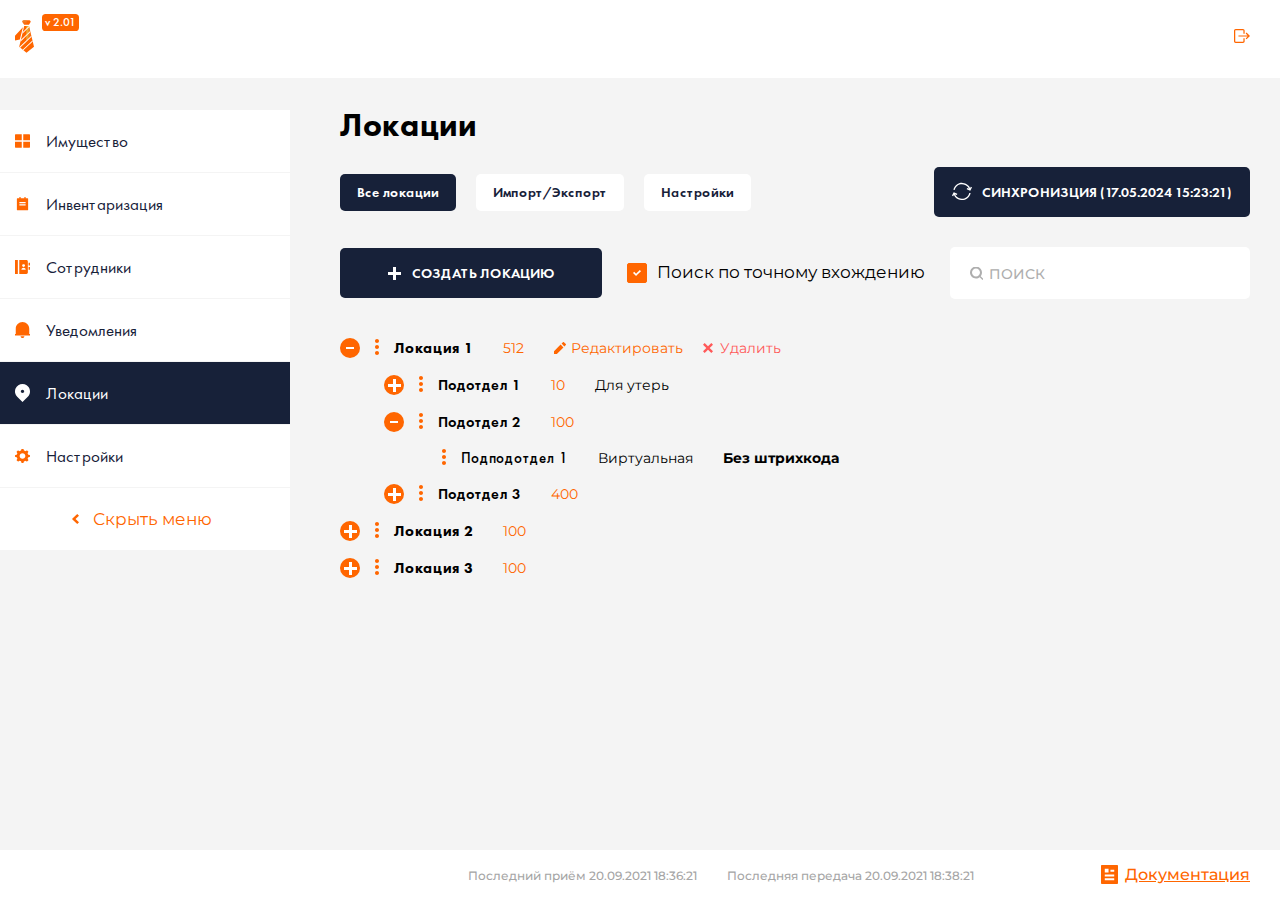
<file: index.html>
<!DOCTYPE html>
<html lang="ru">
  <head>
    <meta charset="UTF-8" />
    <meta
      name="viewport"
      content="width=device-width, user-scalable=no, initial-scale=1.0, maximum-scale=1.0, minimum-scale=1.0"
    />
    <meta http-equiv="X-UA-Compatible" content="ie=edge" />
    <link rel="stylesheet" href="style/index.css" />
    <link rel="icon" type="image/svg+xml" href="assets/image/logo.svg">
    <script src="scripts/main.js" defer></script>
    <title>Управление 1.0</title>
  </head>
  <body>
    <header class="header">
      <div class="container">
        <a href="./index.html" class="logo header__logo">
          <img
            src="assets/image/logo.svg"
            alt="Логотип"
            width="19"
            height="33"
            class="logo__image"
            aria-label="Логотип ссылка на главную"
          />
          <span class="logo__text"> v 2.01 </span>
        </a>
        <button
          class="btn header__btn logout-btn"
          aria-label="Выход"
          title="Выйти"
        >
          Выход
        </button>
      </div>
    </header>
    <main class="main">
      <div class="side-block">
        <nav class="nav nav-active">
          <ul class="nav-list">
            <li class="nav-list__item">
              <a href="/" class="nav-list__link item-link">
                <svg class="icon" width="16" height="14">
                  <use xlink:href="#icon-01"></use>
                </svg>
                <span class="item-link__text"> Имущество </span>
              </a>
            </li>
            <li class="nav-list__item item-link">
              <a href="/" class="nav-list__link item-link">
                <svg class="icon" width="15" height="13.5">
                  <use xlink:href="#icon-02"></use>
                </svg>
                <span class="item-link__text"> Инвентаризация </span>
              </a>
            </li>
            <li class="nav-list__item">
              <a href="/" class="nav-list__link item-link">
                <svg class="icon" width="15" height="14">
                  <use xlink:href="#icon-03"></use>
                </svg>
                <span class="item-link__text"> Сотрудники </span>
              </a>
            </li>
            <li class="nav-list__item">
              <a href="/" class="nav-list__link item-link">
                <svg class="icon" width="15" height="16">
                  <use xlink:href="#icon-04"></use>
                </svg>
                <span class="item-link__text"> Уведомления </span>
              </a>
            </li>
            <li class="nav-list__item nav-list__item_active">
              <a href="./index.html" class="nav-list__link item-link">
                <svg class="icon" width="15" height="18">
                  <use xlink:href="#icon-05"></use>
                </svg>
                <span class="item-link__text"> Локации </span>
              </a>
            </li>
            <li class="nav-list__item">
              <a href="./settings.html" class="nav-list__link item-link">
                <svg class="icon" width="15" height="14">
                  <use xlink:href="#icon-06"></use>
                </svg>
                <span class="item-link__text"> Настройки </span>
              </a>
            </li>
          </ul>
        </nav>
        <button class="btn side-block__btn menu-btn">Скрыть меню</button>
      </div>
      <section class="section content">
        <h2 class="section__title">Локации</h2>
        <div class="content__header">
          <div class="content__row">
            <ul class="content-btns-group">
              <li class="content-btns-group__item">
                <button class="btn btn-colored btn-colored_simple active-btn">
                  Все локации
                </button>
              </li>
              <li class="content-btns-group__item">
                <button class="btn btn-colored btn-colored_simple ">
                  Импорт/Экспорт
                </button>
              </li>
              <li class="content-btns-group__item">
                <button class="btn btn-colored btn-colored_simple">
                  Настройки
                </button>
              </li>
            </ul>
            <button class="btn btn-colored synk-btn">
              <span class="synk-btn__text"> Синхронизция </span>
              <span class="synk-btn__text"> (17.05.2024 15:23:21) </span>
            </button>
          </div>
          <div class="content__row">
            <button class="btn btn-colored content__add-btn">
              Создать локацию
            </button>
            <form action="#" class="action-form" id="action-form">
              <input
                type="checkbox"
                class="checkbox-custom"
                checked
                name="exact"
                id="exact"
              />
              <label class="action-form__label" for="exact"
                >Поиск по точному вхождению</label
              >
              <div class="action-form__inner">
                <input
                  type="search"
                  placeholder="Поиск"
                  class="action-form__search-input"
                />
                <button class="btn action-form__search-btn" type="submit">
                  Выполнить поиск
                </button>
              </div>
            </form>
          </div>
        </div>
        <ul class="locations-list">
          <li class="locations-list__parent location active-location">
            <button class="btn location__action-btn " aria-label="Развернуть или свернуть вложенные элементы"></button>
            <p class="location__title location__title_bold">
              Локация 1
            </p>
            <p class="location__info location__info_colored">
              512
            </p>
            <div class="location__controls location__controls_active">
              <button class="btn location__edit-btn">Редактировать</button>
              <button class="btn location__del-btn">Удалить</button>
            </div>
            <ul class="child-location-list">
              <li class="child-location-list__child location">
                <button class="btn location__action-btn " aria-label="Развернуть или свернуть вложенные элементы"></button>
                <p class="location__title location__title_medium">
                  Подотдел 1
                </p>
                <p class="location__info location__info_colored">
                  10
                </p>
                <p class="location__info">
                  Для утерь
                </p>
              </li>
              <li class="child-location-list__child location active-location">
                <button class="btn location__action-btn " aria-label="Развернуть или свернуть вложенные элементы"></button>
                <p class="location__title location__title_medium">
                  Подотдел 2
                </p>
                <p class="location__info location__info_colored">
                  100
                </p>
                <ul class="subChild-location-list">
                  <li class="subChild-location-list__child">
                    <p class="location__title location__title_half-bold">
                      Подподотдел 1
                    </p>
                    <p class="location__info">
                      Виртуальная
                    </p>
                    <p class="location__info location__info_bold">
                      Без штрихкода
                    </p>
                  </li>
                </ul>
              <li class="child-location-list__child location">
              <button class="btn location__action-btn " aria-label="Развернуть или свернуть вложенные элементы"></button>
              <p class="location__title location__title_medium">
                Подотдел 3
              </p>
              <p class="location__info location__info_colored">
                400
              </p>
            </li>
              </li>
            </ul>
          </li>
          <li class="locations-list__parent location">
            <button class="btn location__action-btn " aria-label="Развернуть или свернуть вложенные элементы"></button>
            <p class="location__title location__title_bold">
              Локация 2
            </p>
            <p class="location__info location__info_colored">
              100
            </p>
          </li>
          <li class="locations-list__parent location">
            <button class="btn location__action-btn " aria-label="Развернуть или свернуть вложенные элементы"></button>
            <p class="location__title location__title_bold">
              Локация 3
            </p>
            <p class="location__info location__info_colored">
              100
            </p>
          </li>

        </ul>
      </section>
    </main>
    <footer class="footer footer-bottom">
      <div class="container">
        <div class="footer__info">
          <p class="footer__text">
            Последний приём 20.09.2021 18:36:21
          </p>
          <p class="footer__text">
            Последняя передача  20.09.2021 18:38:21
          </p>
        </div>
        <a href="/" class="footer__link docs-link">
          Документация
        </a>
      </div>
    </footer>
    <div class="overlay">
      <div class="create-modal modal">
        <p class="modal__title">
          Создать локацию
        </p>
        <form class="create-form" action="" id="create-form">
          <input type="text" class="create-form__input" placeholder="Название">
          <input type="text" class="create-form__input" placeholder="Штрихкод">
          <input type="text" class="create-form__input" placeholder="RFID">
          <input type="text" class="create-form__input" placeholder="Вложенность">
          <div class="form-controls">

            <label class="create-form__label" for="virtual">
              Виртуальная локация
              <input class="create-form__checkbox" type="checkbox" id="virtual" name="on" value="off">
            </label>
            <label class="create-form__label" for="loose">
              Виртуальная локация
              <input class="create-form__checkbox" type="checkbox" id="loose" name="looseon" value="off">
            </label>
          </div>
          <div class="create-form__btns">
            <button class="btn btn-colored save-btn" type="submit">Создать</button>
            <button class="btn btn-outlined close-btn" type="reset">отменить</button>
          </div>
        </form>
      </div>
      <div class="change-modal modal">
        <p class="modal__title">
          Изменить локацию %название%
        </p>
        <form class="change-form" action="" id="change-form">
          <label class="change-form__label" for="title">Название
            <input type="text" class="change-form__input" placeholder="Название" id="title">

          </label>
          <label class="change-form__label" for="barcode">Штрихкод
            <input type="text" class="change-form__input" placeholder="Штрихкод" id="barcode">

          </label>
          <label class="change-form__label" for="rfid">RFID
            <input type="text" class="change-form__input" placeholder="RFID" id="rfid">


          </label>
          <label class="change-form__label" for="include">Вложенность
            <input type="text" class="inn change-form__input " placeholder="Вложенность" id="include">


          </label>
          <div class="form-controls">

            <label class="create-form__label" for="virtual1">
              Виртуальная локация
              <input class="create-form__checkbox" type="checkbox" name="virtual" value="off" id="virtual1">
            </label>
            <label class="create-form__label" for="loose1">
              Виртуальная локация
              <input class="create-form__checkbox" type="checkbox" name="loose" value="off" id="loose1">
            </label>
          </div>
          <div class="create-form__btns">
            <button class="btn btn-outlined del-btn" type="submit">Удалить</button>
            <button class="btn btn-outlined cancel-btn" type="reset">отменить</button>
            <button class="btn btn-colored save-btn save-btn_long" type="reset">Сохранить</button>
          </div>
        </form>
      </div>

    </div>
    <svg class="hidden">
      <symbol id="logout-icon" viewBox="0 0 16 14">
        <path
          d="M9.4 12.36C9.4 12.58 9.21 12.77 8.98 12.77L1.67 12.77C1.44 12.77 1.25 12.58 1.25 12.36L1.25 1.63C1.25 1.41 1.44 1.22 1.67 1.22L8.98 1.22C9.21 1.22 9.4 1.41 9.4 1.63L9.4 4.8L10.65 4.8L10.65 1.63C10.65 0.73 9.9 0 8.98 0L1.67 0C0.75 0 0 0.73 0 1.63L0 12.36C0 13.26 0.75 14 1.67 14L8.98 14C9.9 14 10.65 13.26 10.65 12.36L10.65 9.19L9.4 9.19L9.4 12.36ZM12.55 3.62L11.66 4.48L13.6 6.38L4.45 6.38L4.45 7.61L13.6 7.61L11.66 9.51L12.55 10.37L16 7L12.55 3.62Z"
          fill="currentColor"
          fill-opacity="1.000000"
          fill-rule="evenodd"
        />
      </symbol>
      <symbol id="icon-01" viewBox="0 0 15 13.5">
        <path
          id="Vector"
          d="M15 7.49L15 12.75C15 12.94 14.92 13.13 14.78 13.28C14.63 13.42 14.44 13.5 14.25 13.5L8.25 13.5L8.25 7.49L15 7.49ZM6.75 7.49L6.75 13.5L0.75 13.5C0.55 13.5 0.36 13.42 0.21 13.28C0.07 13.13 0 12.94 0 12.75L0 7.49L6.75 7.49ZM6.75 0L6.75 5.99L0 5.99L0 0.75C0 0.55 0.07 0.36 0.21 0.21C0.36 0.07 0.55 0 0.75 0L6.75 0ZM14.25 0C14.44 0 14.63 0.07 14.78 0.21C14.92 0.36 15 0.55 15 0.75L15 5.99L8.25 5.99L8.25 0L14.25 0Z"
          fill="currentColor"
          fill-opacity="1.000000"
          fill-rule="nonzero"
        />
      </symbol>
      <symbol id="icon-02" viewBox="0 0 15 18">
        <path
          id="Vector"
          d="M11.66 1.63L14.16 1.63C14.38 1.63 14.59 1.72 14.75 1.87C14.91 2.02 15 2.23 15 2.45L15 17.18C15 17.39 14.91 17.6 14.75 17.76C14.59 17.91 14.38 18 14.16 18L0.83 18C0.61 18 0.4 17.91 0.24 17.76C0.08 17.6 0 17.39 0 17.18L0 2.45C0 2.23 0.08 2.02 0.24 1.87C0.4 1.72 0.61 1.63 0.83 1.63L3.33 1.63L3.33 0L5 0L5 1.63L10 1.63L10 0L11.66 0L11.66 1.63ZM3.33 6.54L3.33 8.18L11.66 8.18L11.66 6.54L3.33 6.54ZM3.33 9.81L3.33 11.45L11.66 11.45L11.66 9.81L3.33 9.81Z"
          fill="currentColor"
          fill-opacity="1.000000"
          fill-rule="evenodd"
        />
      </symbol>
      <symbol id="icon-03" viewBox="0 0 15 14">
        <path
          id="Vector"
          d="M2.85 0L2.85 14L0 14L0 0L2.85 0ZM4.28 0L11.43 0C12.21 0 12.85 0.62 12.85 1.39L12.85 12.6C12.85 13.37 12.21 14 11.43 14L4.28 14L4.28 0ZM13.57 2.79L15 2.79L15 5.59L13.57 5.59L13.57 2.79ZM13.57 7L15 7L15 9.79L13.57 9.79L13.57 7ZM8.57 7C8.95 7 9.31 6.85 9.58 6.58C9.84 6.32 10 5.97 10 5.59C10 5.22 9.84 4.87 9.58 4.61C9.31 4.34 8.95 4.2 8.57 4.2C8.19 4.2 7.82 4.34 7.56 4.61C7.29 4.87 7.14 5.22 7.14 5.59C7.14 5.97 7.29 6.32 7.56 6.58C7.82 6.85 8.19 7 8.57 7ZM6.42 9.79L10.71 9.79C10.71 9.24 10.48 8.7 10.08 8.31C9.68 7.92 9.13 7.7 8.57 7.7C8 7.7 7.45 7.92 7.05 8.31C6.65 8.7 6.42 9.24 6.42 9.79Z"
          fill="currentColor"
          fill-opacity="1.000000"
          fill-rule="nonzero"
        />
      </symbol>
      <symbol id="icon-04" viewBox="0 0 15 16">
        <path
          id="Vector"
          d="M15 13.39L0 13.39L0 11.9L0.75 11.9L0.75 6.72C0.75 3 3.77 0 7.5 0C11.22 0 14.25 3 14.25 6.72L14.25 11.9L15 11.9L15 13.39ZM5.62 14.13L9.37 14.13C9.37 14.63 9.17 15.1 8.82 15.45C8.47 15.8 7.99 16 7.5 16C7 16 6.52 15.8 6.17 15.45C5.82 15.1 5.62 14.63 5.62 14.13Z"
          fill="currentColor"
          fill-opacity="1.000000"
          fill-rule="nonzero"
        />
      </symbol>
      <symbol id="icon-05" viewBox="0 0 15 18">
        <path
          id="Vector"
          d="M12.8 12.72L7.5 18L2.19 12.72C1.14 11.68 0.43 10.35 0.14 8.91C-0.15 7.46 0 5.96 0.57 4.6C1.13 3.24 2.09 2.07 3.33 1.25C4.56 0.43 6.01 0 7.5 0C8.98 0 10.43 0.43 11.66 1.25C12.9 2.07 13.86 3.24 14.42 4.6C14.99 5.96 15.14 7.46 14.85 8.91C14.56 10.35 13.85 11.68 12.8 12.72ZM7.5 9.11C7.94 9.11 8.36 8.93 8.67 8.62C8.99 8.31 9.16 7.89 9.16 7.45C9.16 7.01 8.99 6.59 8.67 6.28C8.36 5.97 7.94 5.79 7.5 5.79C7.05 5.79 6.63 5.97 6.32 6.28C6 6.59 5.83 7.01 5.83 7.45C5.83 7.89 6 8.31 6.32 8.62C6.63 8.93 7.05 9.11 7.5 9.11Z"
          fill="currentColor"
          fill-opacity="1.000000"
          fill-rule="evenodd"
        />
      </symbol>
      <symbol id="icon-06" viewBox="0 0 15 14">
        <path
          id="Vector"
          d="M6.31 0.43C6.37 0.18 6.6 0 6.88 0L8.09 0C8.37 0 8.61 0.18 8.66 0.43L8.91 1.62C9.49 1.75 10.04 1.96 10.55 2.25L11.63 1.57C11.86 1.43 12.17 1.45 12.36 1.64L13.22 2.44C13.41 2.62 13.44 2.91 13.29 3.12L12.57 4.13C12.88 4.6 13.1 5.11 13.25 5.65L14.53 5.89C14.8 5.94 15 6.16 15 6.42L15 7.55C15 7.81 14.8 8.03 14.53 8.08L13.25 8.32C13.11 8.85 12.88 9.36 12.58 9.84L13.31 10.85C13.46 11.07 13.43 11.35 13.23 11.53L12.37 12.33C12.18 12.52 11.87 12.55 11.64 12.4L10.56 11.73C10.05 12.02 9.51 12.23 8.93 12.36L8.68 13.56C8.62 13.81 8.39 14 8.11 14L6.9 14C6.62 14 6.38 13.81 6.33 13.56L6.08 12.37C5.5 12.24 4.95 12.02 4.44 11.74L3.36 12.41C3.13 12.56 2.82 12.53 2.63 12.35L1.77 11.55C1.58 11.37 1.55 11.08 1.7 10.87L2.42 9.86C2.12 9.38 1.89 8.87 1.74 8.33L0.46 8.1C0.19 8.05 0 7.82 0 7.57L0 6.43C0 6.18 0.19 5.95 0.46 5.91L1.74 5.67C1.88 5.13 2.11 4.62 2.41 4.15L1.68 3.13C1.53 2.92 1.56 2.63 1.76 2.45L2.62 1.65C2.81 1.47 3.12 1.44 3.35 1.58L4.42 2.26C4.93 1.97 5.48 1.75 6.06 1.62L6.31 0.43ZM10.37 7C10.37 5.51 9.09 4.31 7.5 4.31C5.9 4.31 4.61 5.51 4.61 7C4.61 8.48 5.9 9.68 7.5 9.68C9.09 9.68 10.37 8.48 10.37 7Z"
          fill="currentColor"
          fill-opacity="1.000000"
          fill-rule="evenodd"
        />
      </symbol>
    </svg>
  </body>
</html>
</file>
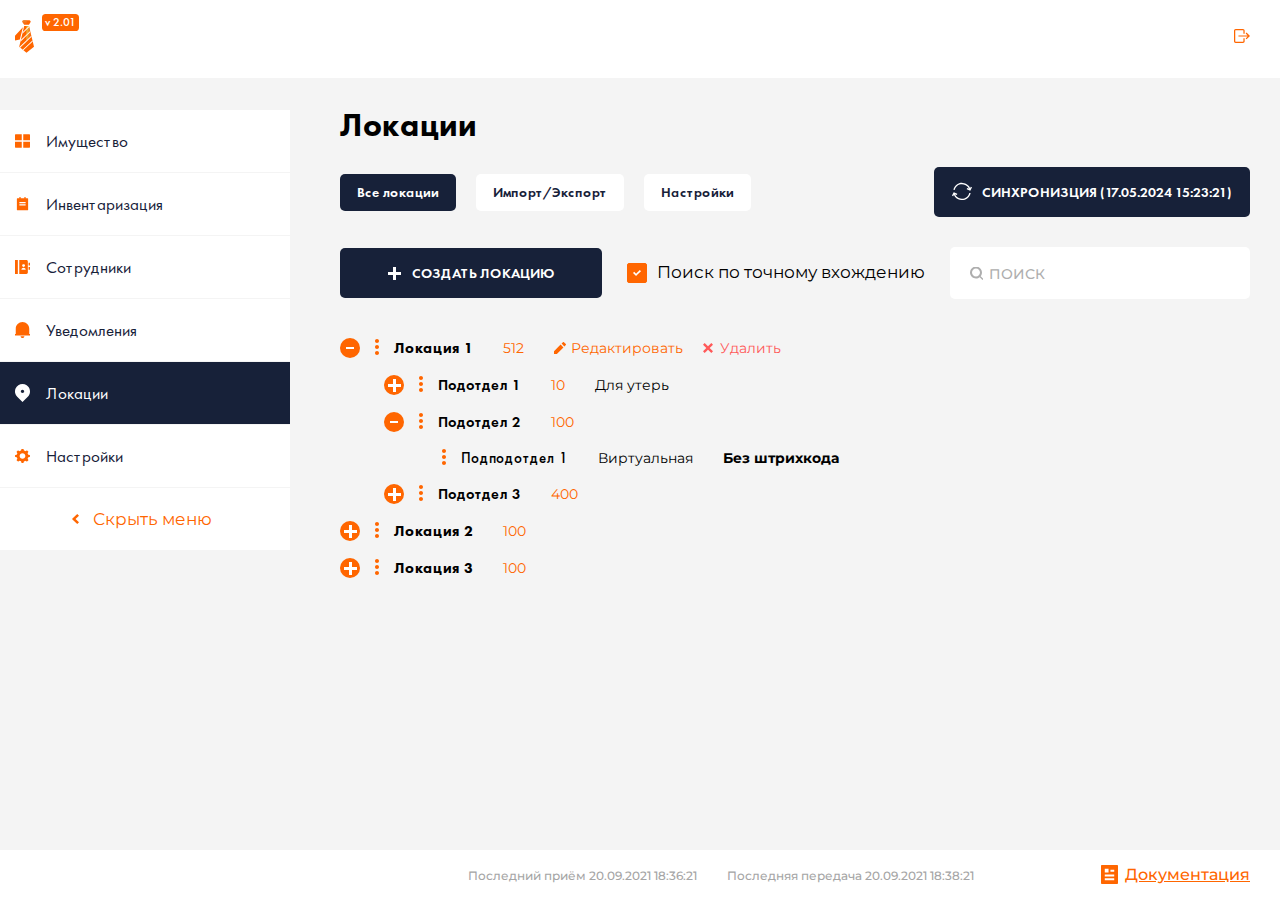
<file: locations.html>
<!DOCTYPE html>
<html lang="ru">
  <head>
    <meta charset="UTF-8" />
    <meta
      name="viewport"
      content="width=device-width, user-scalable=no, initial-scale=1.0, maximum-scale=1.0, minimum-scale=1.0"
    />
    <meta http-equiv="X-UA-Compatible" content="ie=edge" />
    <link rel="stylesheet" href="style/index.css" />
    <link rel="icon" type="image/svg+xml" href="assets/image/logo.svg">
    <script src="scripts/main.js" defer></script>
    <title>Управление 1.0</title>
  </head>
  <body>
    <header class="header">
      <div class="container">
        <a href="/" class="logo header__logo">
          <img
            src="assets/image/logo.svg"
            alt="Логотип"
            width="19"
            height="33"
            class="logo__image"
            aria-label="Логотип ссылка на главную"
          />
          <span class="logo__text"> v 2.01 </span>
        </a>
        <button
          class="btn header__btn logout-btn"
          aria-label="Выход"
          title="Выйти"
        >
          Выход
        </button>
      </div>
    </header>
    <main class="main">
      <div class="side-block">
        <nav class="nav nav-active">
          <ul class="nav-list">
            <li class="nav-list__item">
              <a href="/" class="nav-list__link item-link">
                <svg class="icon" width="16" height="14">
                  <use xlink:href="#icon-01"></use>
                </svg>
                <span class="item-link__text"> Имущество </span>
              </a>
            </li>
            <li class="nav-list__item item-link">
              <a href="/" class="nav-list__link item-link">
                <svg class="icon" width="15" height="13.5">
                  <use xlink:href="#icon-02"></use>
                </svg>
                <span class="item-link__text"> Инвентаризация </span>
              </a>
            </li>
            <li class="nav-list__item">
              <a href="/" class="nav-list__link item-link">
                <svg class="icon" width="15" height="14">
                  <use xlink:href="#icon-03"></use>
                </svg>
                <span class="item-link__text"> Сотрудники </span>
              </a>
            </li>
            <li class="nav-list__item">
              <a href="/" class="nav-list__link item-link">
                <svg class="icon" width="15" height="16">
                  <use xlink:href="#icon-04"></use>
                </svg>
                <span class="item-link__text"> Уведомления </span>
              </a>
            </li>
            <li class="nav-list__item nav-list__item_active">
              <a href="/locations.html" class="nav-list__link item-link">
                <svg class="icon" width="15" height="18">
                  <use xlink:href="#icon-05"></use>
                </svg>
                <span class="item-link__text"> Локации </span>
              </a>
            </li>
            <li class="nav-list__item">
              <a href="/settings.html" class="nav-list__link item-link">
                <svg class="icon" width="15" height="14">
                  <use xlink:href="#icon-06"></use>
                </svg>
                <span class="item-link__text"> Настройки </span>
              </a>
            </li>
          </ul>
        </nav>
        <button class="btn side-block__btn menu-btn">Скрыть меню</button>
      </div>
      <section class="section content">
        <h2 class="section__title">Локации</h2>
        <div class="content__header">
          <div class="content__row">
            <ul class="content-btns-group">
              <li class="content-btns-group__item">
                <button class="btn btn-colored btn-colored_simple active-btn">
                  Все локации
                </button>
              </li>
              <li class="content-btns-group__item">
                <button class="btn btn-colored btn-colored_simple ">
                  Импорт/Экспорт
                </button>
              </li>
              <li class="content-btns-group__item">
                <button class="btn btn-colored btn-colored_simple">
                  Настройки
                </button>
              </li>
            </ul>
            <button class="btn btn-colored synk-btn">
              <span class="synk-btn__text"> Синхронизция </span>
              <span class="synk-btn__text"> (17.05.2024 15:23:21) </span>
            </button>
          </div>
          <div class="content__row">
            <button class="btn btn-colored content__add-btn">
              Создать локацию
            </button>
            <form action="#" class="action-form" id="action-form">
              <input
                type="checkbox"
                class="checkbox-custom"
                checked
                name="exact"
                id="exact"
              />
              <label class="action-form__label" for="exact"
                >Поиск по точному вхождению</label
              >
              <div class="action-form__inner">
                <input
                  type="search"
                  placeholder="Поиск"
                  class="action-form__search-input"
                />
                <button class="btn action-form__search-btn" type="submit">
                  Выполнить поиск
                </button>
              </div>
            </form>
          </div>
        </div>
        <ul class="locations-list">
          <li class="locations-list__parent location active-location">
            <button class="btn location__action-btn " aria-label="Развернуть или свернуть вложенные элементы"></button>
            <p class="location__title location__title_bold">
              Локация 1
            </p>
            <p class="location__info location__info_colored">
              512
            </p>
            <div class="location__controls location__controls_active">
              <button class="btn location__edit-btn">Редактировать</button>
              <button class="btn location__del-btn">Удалить</button>
            </div>
            <ul class="child-location-list">
              <li class="child-location-list__child location">
                <button class="btn location__action-btn " aria-label="Развернуть или свернуть вложенные элементы"></button>
                <p class="location__title location__title_medium">
                  Подотдел 1
                </p>
                <p class="location__info location__info_colored">
                  10
                </p>
                <p class="location__info">
                  Для утерь
                </p>
              </li>
              <li class="child-location-list__child location active-location">
                <button class="btn location__action-btn " aria-label="Развернуть или свернуть вложенные элементы"></button>
                <p class="location__title location__title_medium">
                  Подотдел 2
                </p>
                <p class="location__info location__info_colored">
                  100
                </p>
                <ul class="subChild-location-list">
                  <li class="subChild-location-list__child">
                    <p class="location__title location__title_half-bold">
                      Подподотдел 1
                    </p>
                    <p class="location__info">
                      Виртуальная
                    </p>
                    <p class="location__info location__info_bold">
                      Без штрихкода
                    </p>
                  </li>
                </ul>
              <li class="child-location-list__child location">
              <button class="btn location__action-btn " aria-label="Развернуть или свернуть вложенные элементы"></button>
              <p class="location__title location__title_medium">
                Подотдел 3
              </p>
              <p class="location__info location__info_colored">
                400
              </p>
            </li>
              </li>
            </ul>
          </li>
          <li class="locations-list__parent location">
            <button class="btn location__action-btn " aria-label="Развернуть или свернуть вложенные элементы"></button>
            <p class="location__title location__title_bold">
              Локация 2
            </p>
            <p class="location__info location__info_colored">
              100
            </p>
          </li>
          <li class="locations-list__parent location">
            <button class="btn location__action-btn " aria-label="Развернуть или свернуть вложенные элементы"></button>
            <p class="location__title location__title_bold">
              Локация 3
            </p>
            <p class="location__info location__info_colored">
              100
            </p>
          </li>

        </ul>
      </section>
    </main>
    <footer class="footer footer-bottom">
      <div class="container">
        <div class="footer__info">
          <p class="footer__text">
            Последний приём 20.09.2021 18:36:21
          </p>
          <p class="footer__text">
            Последняя передача  20.09.2021 18:38:21
          </p>
        </div>
        <a href="/" class="footer__link docs-link">
          Документация
        </a>
      </div>
    </footer>
    <div class="overlay">
      <div class="create-modal modal">
        <p class="modal__title">
          Создать локацию
        </p>
        <form class="create-form" action="" id="create-form">
          <input type="text" class="create-form__input" placeholder="Название">
          <input type="text" class="create-form__input" placeholder="Штрихкод">
          <input type="text" class="create-form__input" placeholder="RFID">
          <input type="text" class="create-form__input" placeholder="Вложенность">
          <div class="form-controls">

            <label class="create-form__label" for="virtual">
              Виртуальная локация
              <input class="create-form__checkbox" type="checkbox" id="virtual" name="on" value="off">
            </label>
            <label class="create-form__label" for="loose">
              Виртуальная локация
              <input class="create-form__checkbox" type="checkbox" id="loose" name="looseon" value="off">
            </label>
          </div>
          <div class="create-form__btns">
            <button class="btn btn-colored save-btn" type="submit">Создать</button>
            <button class="btn btn-outlined close-btn" type="reset">отменить</button>
          </div>
        </form>
      </div>
      <div class="change-modal modal">
        <p class="modal__title">
          Изменить локацию %название%
        </p>
        <form class="change-form" action="" id="change-form">
          <label class="change-form__label" for="title">Название
            <input type="text" class="change-form__input" placeholder="Название" id="title">

          </label>
          <label class="change-form__label" for="barcode">Штрихкод
            <input type="text" class="change-form__input" placeholder="Штрихкод" id="barcode">

          </label>
          <label class="change-form__label" for="rfid">RFID
            <input type="text" class="change-form__input" placeholder="RFID" id="rfid">


          </label>
          <label class="change-form__label" for="include">Вложенность
            <input type="text" class="inn change-form__input " placeholder="Вложенность" id="include">


          </label>
          <div class="form-controls">

            <label class="create-form__label" for="virtual1">
              Виртуальная локация
              <input class="create-form__checkbox" type="checkbox" name="virtual" value="off" id="virtual1">
            </label>
            <label class="create-form__label" for="loose1">
              Виртуальная локация
              <input class="create-form__checkbox" type="checkbox" name="loose" value="off" id="loose1">
            </label>
          </div>
          <div class="create-form__btns">
            <button class="btn btn-outlined del-btn" type="submit">Удалить</button>
            <button class="btn btn-outlined cancel-btn" type="reset">отменить</button>
            <button class="btn btn-colored save-btn save-btn_long" type="reset">Сохранить</button>
          </div>
        </form>
      </div>

    </div>
    <svg class="hidden">
      <symbol id="logout-icon" viewBox="0 0 16 14">
        <path
          d="M9.4 12.36C9.4 12.58 9.21 12.77 8.98 12.77L1.67 12.77C1.44 12.77 1.25 12.58 1.25 12.36L1.25 1.63C1.25 1.41 1.44 1.22 1.67 1.22L8.98 1.22C9.21 1.22 9.4 1.41 9.4 1.63L9.4 4.8L10.65 4.8L10.65 1.63C10.65 0.73 9.9 0 8.98 0L1.67 0C0.75 0 0 0.73 0 1.63L0 12.36C0 13.26 0.75 14 1.67 14L8.98 14C9.9 14 10.65 13.26 10.65 12.36L10.65 9.19L9.4 9.19L9.4 12.36ZM12.55 3.62L11.66 4.48L13.6 6.38L4.45 6.38L4.45 7.61L13.6 7.61L11.66 9.51L12.55 10.37L16 7L12.55 3.62Z"
          fill="currentColor"
          fill-opacity="1.000000"
          fill-rule="evenodd"
        />
      </symbol>
      <symbol id="icon-01" viewBox="0 0 15 13.5">
        <path
          id="Vector"
          d="M15 7.49L15 12.75C15 12.94 14.92 13.13 14.78 13.28C14.63 13.42 14.44 13.5 14.25 13.5L8.25 13.5L8.25 7.49L15 7.49ZM6.75 7.49L6.75 13.5L0.75 13.5C0.55 13.5 0.36 13.42 0.21 13.28C0.07 13.13 0 12.94 0 12.75L0 7.49L6.75 7.49ZM6.75 0L6.75 5.99L0 5.99L0 0.75C0 0.55 0.07 0.36 0.21 0.21C0.36 0.07 0.55 0 0.75 0L6.75 0ZM14.25 0C14.44 0 14.63 0.07 14.78 0.21C14.92 0.36 15 0.55 15 0.75L15 5.99L8.25 5.99L8.25 0L14.25 0Z"
          fill="currentColor"
          fill-opacity="1.000000"
          fill-rule="nonzero"
        />
      </symbol>
      <symbol id="icon-02" viewBox="0 0 15 18">
        <path
          id="Vector"
          d="M11.66 1.63L14.16 1.63C14.38 1.63 14.59 1.72 14.75 1.87C14.91 2.02 15 2.23 15 2.45L15 17.18C15 17.39 14.91 17.6 14.75 17.76C14.59 17.91 14.38 18 14.16 18L0.83 18C0.61 18 0.4 17.91 0.24 17.76C0.08 17.6 0 17.39 0 17.18L0 2.45C0 2.23 0.08 2.02 0.24 1.87C0.4 1.72 0.61 1.63 0.83 1.63L3.33 1.63L3.33 0L5 0L5 1.63L10 1.63L10 0L11.66 0L11.66 1.63ZM3.33 6.54L3.33 8.18L11.66 8.18L11.66 6.54L3.33 6.54ZM3.33 9.81L3.33 11.45L11.66 11.45L11.66 9.81L3.33 9.81Z"
          fill="currentColor"
          fill-opacity="1.000000"
          fill-rule="evenodd"
        />
      </symbol>
      <symbol id="icon-03" viewBox="0 0 15 14">
        <path
          id="Vector"
          d="M2.85 0L2.85 14L0 14L0 0L2.85 0ZM4.28 0L11.43 0C12.21 0 12.85 0.62 12.85 1.39L12.85 12.6C12.85 13.37 12.21 14 11.43 14L4.28 14L4.28 0ZM13.57 2.79L15 2.79L15 5.59L13.57 5.59L13.57 2.79ZM13.57 7L15 7L15 9.79L13.57 9.79L13.57 7ZM8.57 7C8.95 7 9.31 6.85 9.58 6.58C9.84 6.32 10 5.97 10 5.59C10 5.22 9.84 4.87 9.58 4.61C9.31 4.34 8.95 4.2 8.57 4.2C8.19 4.2 7.82 4.34 7.56 4.61C7.29 4.87 7.14 5.22 7.14 5.59C7.14 5.97 7.29 6.32 7.56 6.58C7.82 6.85 8.19 7 8.57 7ZM6.42 9.79L10.71 9.79C10.71 9.24 10.48 8.7 10.08 8.31C9.68 7.92 9.13 7.7 8.57 7.7C8 7.7 7.45 7.92 7.05 8.31C6.65 8.7 6.42 9.24 6.42 9.79Z"
          fill="currentColor"
          fill-opacity="1.000000"
          fill-rule="nonzero"
        />
      </symbol>
      <symbol id="icon-04" viewBox="0 0 15 16">
        <path
          id="Vector"
          d="M15 13.39L0 13.39L0 11.9L0.75 11.9L0.75 6.72C0.75 3 3.77 0 7.5 0C11.22 0 14.25 3 14.25 6.72L14.25 11.9L15 11.9L15 13.39ZM5.62 14.13L9.37 14.13C9.37 14.63 9.17 15.1 8.82 15.45C8.47 15.8 7.99 16 7.5 16C7 16 6.52 15.8 6.17 15.45C5.82 15.1 5.62 14.63 5.62 14.13Z"
          fill="currentColor"
          fill-opacity="1.000000"
          fill-rule="nonzero"
        />
      </symbol>
      <symbol id="icon-05" viewBox="0 0 15 18">
        <path
          id="Vector"
          d="M12.8 12.72L7.5 18L2.19 12.72C1.14 11.68 0.43 10.35 0.14 8.91C-0.15 7.46 0 5.96 0.57 4.6C1.13 3.24 2.09 2.07 3.33 1.25C4.56 0.43 6.01 0 7.5 0C8.98 0 10.43 0.43 11.66 1.25C12.9 2.07 13.86 3.24 14.42 4.6C14.99 5.96 15.14 7.46 14.85 8.91C14.56 10.35 13.85 11.68 12.8 12.72ZM7.5 9.11C7.94 9.11 8.36 8.93 8.67 8.62C8.99 8.31 9.16 7.89 9.16 7.45C9.16 7.01 8.99 6.59 8.67 6.28C8.36 5.97 7.94 5.79 7.5 5.79C7.05 5.79 6.63 5.97 6.32 6.28C6 6.59 5.83 7.01 5.83 7.45C5.83 7.89 6 8.31 6.32 8.62C6.63 8.93 7.05 9.11 7.5 9.11Z"
          fill="currentColor"
          fill-opacity="1.000000"
          fill-rule="evenodd"
        />
      </symbol>
      <symbol id="icon-06" viewBox="0 0 15 14">
        <path
          id="Vector"
          d="M6.31 0.43C6.37 0.18 6.6 0 6.88 0L8.09 0C8.37 0 8.61 0.18 8.66 0.43L8.91 1.62C9.49 1.75 10.04 1.96 10.55 2.25L11.63 1.57C11.86 1.43 12.17 1.45 12.36 1.64L13.22 2.44C13.41 2.62 13.44 2.91 13.29 3.12L12.57 4.13C12.88 4.6 13.1 5.11 13.25 5.65L14.53 5.89C14.8 5.94 15 6.16 15 6.42L15 7.55C15 7.81 14.8 8.03 14.53 8.08L13.25 8.32C13.11 8.85 12.88 9.36 12.58 9.84L13.31 10.85C13.46 11.07 13.43 11.35 13.23 11.53L12.37 12.33C12.18 12.52 11.87 12.55 11.64 12.4L10.56 11.73C10.05 12.02 9.51 12.23 8.93 12.36L8.68 13.56C8.62 13.81 8.39 14 8.11 14L6.9 14C6.62 14 6.38 13.81 6.33 13.56L6.08 12.37C5.5 12.24 4.95 12.02 4.44 11.74L3.36 12.41C3.13 12.56 2.82 12.53 2.63 12.35L1.77 11.55C1.58 11.37 1.55 11.08 1.7 10.87L2.42 9.86C2.12 9.38 1.89 8.87 1.74 8.33L0.46 8.1C0.19 8.05 0 7.82 0 7.57L0 6.43C0 6.18 0.19 5.95 0.46 5.91L1.74 5.67C1.88 5.13 2.11 4.62 2.41 4.15L1.68 3.13C1.53 2.92 1.56 2.63 1.76 2.45L2.62 1.65C2.81 1.47 3.12 1.44 3.35 1.58L4.42 2.26C4.93 1.97 5.48 1.75 6.06 1.62L6.31 0.43ZM10.37 7C10.37 5.51 9.09 4.31 7.5 4.31C5.9 4.31 4.61 5.51 4.61 7C4.61 8.48 5.9 9.68 7.5 9.68C9.09 9.68 10.37 8.48 10.37 7Z"
          fill="currentColor"
          fill-opacity="1.000000"
          fill-rule="evenodd"
        />
      </symbol>
    </svg>
  </body>
</html>
</file>
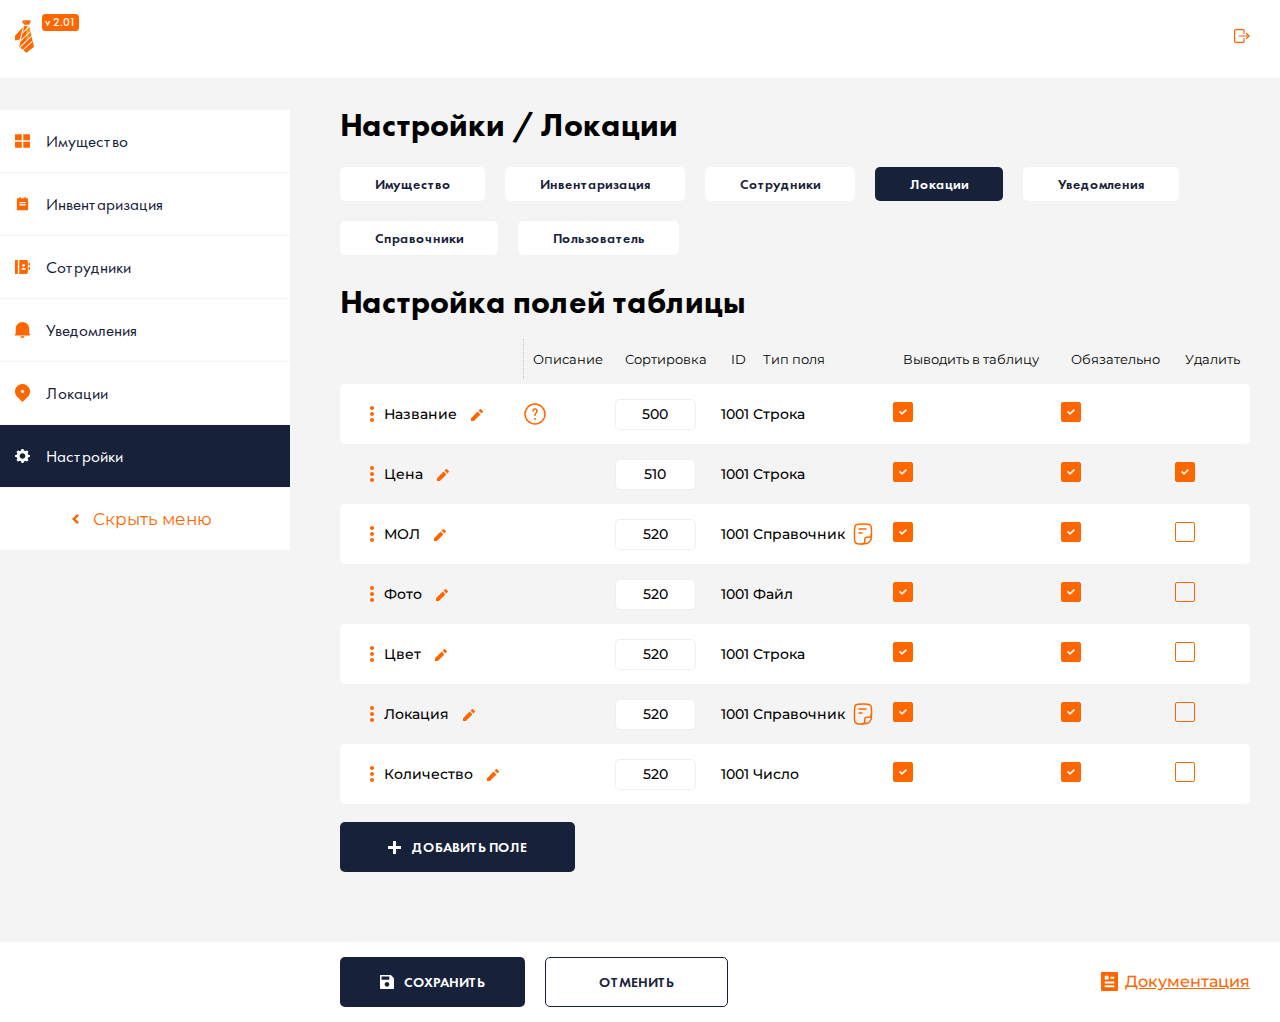
<file: settings.html>
<!doctype html>
<html lang="ru">
<head>
    <meta charset="UTF-8">
    <meta name="viewport"
          content="width=device-width, user-scalable=no, initial-scale=1.0, maximum-scale=1.0, minimum-scale=1.0">
    <meta http-equiv="X-UA-Compatible" content="ie=edge">
    <link rel="stylesheet" href="style/index.css">
    <link rel="icon" type="image/svg+xml" href="assets/image/logo.svg">
    <title>Управление 1.0</title>
</head>
<body>
   <header class="header">
       <div class="container">
           <a href="./index.html" class="logo header__logo">
               <img src="assets/image/logo.svg" alt="Логотип" width="19" height="33" class="logo__image" aria-label="Логотип ссылка на главную">
               <span class="logo__text">
               v 2.01
           </span>
           </a>
           <button class="btn header__btn logout-btn" aria-label="Выход" title="Выйти">Выход</button>
       </div>
   </header>
   <main class="main">
       <div class="side-block">
           <nav class="nav nav-active">
               <ul class="nav-list">
                   <li class="nav-list__item">
                       <a href="/" class="nav-list__link item-link">
                        <svg class="icon" width="16" height="14">
                            <use xlink:href="#icon-01"></use>
                        </svg>   
                        <span class="item-link__text">
                            Имущество
                        </span>
                       </a>
                   </li>
                   <li class="nav-list__item item-link">
                       <a href="/" class="nav-list__link item-link">
                        <svg class="icon" width="15" height="13.5">
                            <use xlink:href="#icon-02"></use>
                        </svg>
                           <span class="item-link__text">
                            Инвентаризация
                           </span>
                       </a>
                   </li>
                   <li class="nav-list__item">
                       <a href="/" class="nav-list__link item-link">
                        <svg class="icon" width="15" height="14">
                            <use xlink:href="#icon-03"></use>
                        </svg>
                           <span class="item-link__text">
                            Сотрудники
                           </span>
                       </a>
                   </li>
                   <li class="nav-list__item">
                    <a href="/" class="nav-list__link item-link">
                        <svg class="icon" width="15" height="16">
                            <use xlink:href="#icon-04"></use>
                        </svg>
                           <span class="item-link__text">
                            Уведомления
                           </span>
                       </a>
                   </li>
                   <li class="nav-list__item ">
                    <a href="./index.html" class="nav-list__link item-link">
                        <svg class="icon" width="15" height="18">
                            <use xlink:href="#icon-05"></use>
                        </svg>
                           <span class="item-link__text">
                            Локации
                           </span>
                       </a>
                   </li>
                   <li class="nav-list__item nav-list__item_active">
                    <a href="./settings.html" class="nav-list__link item-link">
                        <svg class="icon" width="15" height="14">
                            <use xlink:href="#icon-06"></use>
                        </svg>
                           <span class="item-link__text">
                            Настройки
                           </span>
                       </a>
                   </li>
               </ul>
           </nav>
           <button class="btn side-block__btn menu-btn">Скрыть меню</button>
       </div>
       <section class="section content">
        <h2 class="section__title">
            Настройки / Локации
        </h2>
        <ul class="content-nav">
            <li class="content-nav__item">
                <a href="/" class="content-nav__link">Имущество</a>
            </li>
            <li class="content-nav__item">
                <a href="/" class="content-nav__link">Инвентаризация</a>
            </li>
            <li class="content-nav__item">
                <a href="/" class="content-nav__link">Сотрудники</a>
            </li>
            <li class="content-nav__item content-nav__item_active">
                <a href="/" class="content-nav__link">Локации</a>
            </li>
            <li class="content-nav__item">
                <a href="/" class="content-nav__link">Уведомления</a>
            </li>
            <li class="content-nav__item">
                <a href="/" class="content-nav__link">Справочники</a>
            </li>
            <li class="content-nav__item">
                <a href="/" class="content-nav__link">Пользователь</a>
            </li>
        </ul>
        <h3 class="section__subtitle">
            Настройка полей таблицы
        </h3>
        <table class="content-table" cellpadding="0" cellspacing="0">
            <thead class="content-table__header">
                <tr>
                    <th class="content-table__cell-title"></th>
                    <th class="content-table__cell-title description-cell">Описание</th>
                    <th class="content-table__cell-title">Сортировка</th>
                    <th class="content-table__cell-title">ID</th>
                    <th class="content-table__cell-title">Тип поля</th>
                    <th class="content-table__cell-title">Выводить в таблицу</th>
                    <th class="content-table__cell-title">Обязательно</th>
                    <th class="content-table__cell-title">Удалить</th>
                </tr>
            </thead>
            <tbody class="content-table__body">
                <tr class="content-table__row">
                    <td class="content-table__cell">
                        <span>
                            Название
                        </span>
                        <button class="btn content-table__edit-btn">Редиктировать поле</button>
                    </td>
                    <td class="content-table__cell">
                        <button class="btn content-table__info-btn">Информация
                            <svg width="24.000000" height="24.000000" viewBox="0 0 24 24" fill="none" xmlns="http://www.w3.org/2000/svg" xmlns:xlink="http://www.w3.org/1999/xlink">
                                <defs>
                                    <clipPath id="clip2335_31736">
                                        <rect id="help-circle " rx="-0.500000" width="23.000000" height="23.000000" transform="translate(0.500000 0.500000)" fill="white" fill-opacity="0"/>
                                    </clipPath>
                                </defs>
                                <g clip-path="url(#clip2335_31736)">
                                    <circle id="Ellipse 582" cx="12.000000" cy="12.000000" r="10.000000" stroke="#FF6600" stroke-opacity="1.000000" stroke-width="1.500000"/>
                                    <path id="Ellipse 583" d="M10 9C10 7.89 10.89 7 12 7C13.1 7 14 7.89 14 9C14 9.39 13.88 9.76 13.68 10.08C13.08 11 12 11.89 12 13L12 13.5" stroke="#FF6600" stroke-opacity="1.000000" stroke-width="1.500000" stroke-linecap="round"/>
                                    <path id="Vector" d="M11.99 17L12 17" stroke="#FF6600" stroke-opacity="1.000000" stroke-width="2.000000" stroke-linejoin="round" stroke-linecap="round"/>
                                </g>
                            </svg>
                        </button>
                    </td>
                    <td class="content-table__cell sort" contentEditable="true">
                        <span class="sort__block">
                            500
                        </span>
                    </td>
                    <td class="content-table__cell">
                        1001
                    </td>
                    <td class="content-table__cell">
                       Строка
                    </td>
                    <td class="content-table__cell">
                        <input type="checkbox" name="include" class="checkbox-custom" checked>
                     </td>
                     <td class="content-table__cell">
                        <input type="checkbox" name="required" class="checkbox-custom" checked>
                     </td>
                     <td class="content-table__cell">
                     </td>
                </tr>
                <tr class="content-table__row">
                    <td class="content-table__cell">
                        <span>
                            Цена
                        </span>
                        <button class="btn content-table__edit-btn">Редиктировать поле</button>
                    </td>
                    <td class="content-table__cell">
                    
                    </td>
                    <td class="content-table__cell sort" contentEditable="true">
                        <span class="sort__block">
                            510
                        </span>
                    </td>
                    <td class="content-table__cell">
                        1001
                    </td>
                    <td class="content-table__cell">
                       Строка
                    </td>
                    <td class="content-table__cell">
                        <input type="checkbox" name="include" class="checkbox-custom" checked>
                     </td>
                     <td class="content-table__cell">
                        <input type="checkbox" name="required" class="checkbox-custom" checked>
                     </td>
                     <td class="content-table__cell">
                        <input type="checkbox" name="del" class="checkbox-custom" checked>
                     </td>
                </tr>
                <tr class="content-table__row">
                    <td class="content-table__cell">
                        <span>
                            МОЛ
                        </span>
                        <button class="btn content-table__edit-btn">Редиктировать поле</button>
                    </td>
                    <td class="content-table__cell">
                    
                    </td>
                    <td class="content-table__cell sort" contentEditable="true">
                        <span class="sort__block">
                            520
                        </span>
                    </td>
                    <td class="content-table__cell">
                        1001
                    </td>
                    <td class="content-table__cell content-table__cell_directory">
                       Справочник
                    </td>
                    <td class="content-table__cell">
                        <input type="checkbox" name="include" class="checkbox-custom" checked>
                     </td>
                     <td class="content-table__cell">
                        <input type="checkbox" name="required" class="checkbox-custom" checked>
                     </td>
                     <td class="content-table__cell">
                        <input type="checkbox" name="del" class="checkbox-custom">
                     </td>
                </tr>
                <tr class="content-table__row">
                    <td class="content-table__cell">
                        <span>
                            Фото
                        </span>
                        <button class="btn content-table__edit-btn">Редиктировать поле</button>
                    </td>
                    <td class="content-table__cell">
                    
                    </td>
                    <td class="content-table__cell sort" contentEditable="true">
                        <span class="sort__block">
                            520
                        </span>
                    </td>
                    <td class="content-table__cell">
                        1001
                    </td>
                    <td class="content-table__cell ">
                       Файл
                    </td>
                    <td class="content-table__cell">
                        <input type="checkbox" name="include" class="checkbox-custom" checked>
                     </td>
                     <td class="content-table__cell">
                        <input type="checkbox" name="required" class="checkbox-custom" checked>
                     </td>
                     <td class="content-table__cell">
                        <input type="checkbox" name="del" class="checkbox-custom">
                     </td>
                </tr>
                <tr class="content-table__row">
                    <td class="content-table__cell">
                        <span>
                            Цвет
                        </span>
                        <button class="btn content-table__edit-btn">Редиктировать поле</button>
                    </td>
                    <td class="content-table__cell">
                    
                    </td>
                    <td class="content-table__cell sort" contentEditable="true">
                        <span class="sort__block">
                            520
                        </span>
                    </td>
                    <td class="content-table__cell">
                        1001
                    </td>
                    <td class="content-table__cell ">
                       Строка
                    </td>
                    <td class="content-table__cell">
                        <input type="checkbox" name="include" class="checkbox-custom" checked>
                     </td>
                     <td class="content-table__cell">
                        <input type="checkbox" name="required" class="checkbox-custom" checked>
                     </td>
                     <td class="content-table__cell">
                        <input type="checkbox" name="del" class="checkbox-custom">
                     </td>
                </tr>
                <tr class="content-table__row">
                    <td class="content-table__cell">
                        <span>
                            Локация
                        </span>
                        <button class="btn content-table__edit-btn">Редиктировать поле</button>
                    </td>
                    <td class="content-table__cell">
                    
                    </td>
                    <td class="content-table__cell sort" contentEditable="true">
                        <span class="sort__block">
                            520
                        </span>
                    </td>
                    <td class="content-table__cell">
                        1001
                    </td>
                    <td class="content-table__cell content-table__cell_directory">
                       Справочник
                    </td>
                    <td class="content-table__cell">
                        <input type="checkbox" name="include" class="checkbox-custom" checked>
                     </td>
                     <td class="content-table__cell">
                        <input type="checkbox" name="required" class="checkbox-custom" checked>
                     </td>
                     <td class="content-table__cell">
                        <input type="checkbox" name="del" class="checkbox-custom">
                     </td>
                </tr>
                <tr class="content-table__row">
                    <td class="content-table__cell">
                        <span>
                            Количество
                        </span>
                        <button class="btn content-table__edit-btn">Редиктировать поле</button>
                    </td>
                    <td class="content-table__cell">
                    
                    </td>
                    <td class="content-table__cell sort" contentEditable="true">
                        <span class="sort__block">
                            520
                        </span>
                    </td>
                    <td class="content-table__cell">
                        1001
                    </td>
                    <td class="content-table__cell ">
                       Число
                    </td>
                    <td class="content-table__cell">
                        <input type="checkbox" name="include" class="checkbox-custom" checked>
                     </td>
                     <td class="content-table__cell">
                        <input type="checkbox" name="required" class="checkbox-custom" checked>
                     </td>
                     <td class="content-table__cell">
                        <input type="checkbox" name="del" class="checkbox-custom">
                     </td>
                </tr>
            </tbody>
        </table>
        <button class="btn btn-colored content__add-btn" type="button">Добавить поле</button>
       </section>
   </main>
   <footer class="footer">
    <div class="container">
        <div class="footer__controls">
            <button class="btn btn-colored save-btn" type="submit">Сохранить</button>
            <button class="btn btn-outlined">Отменить</button>
        </div>
        <a href="/" class="footer__link docs-link">
            Документация
        </a>
    </div>
   </footer>
<svg class="hidden">
    <symbol id="logout-icon" viewBox="0 0 16 14">
        <path d="M9.4 12.36C9.4 12.58 9.21 12.77 8.98 12.77L1.67 12.77C1.44 12.77 1.25 12.58 1.25 12.36L1.25 1.63C1.25 1.41 1.44 1.22 1.67 1.22L8.98 1.22C9.21 1.22 9.4 1.41 9.4 1.63L9.4 4.8L10.65 4.8L10.65 1.63C10.65 0.73 9.9 0 8.98 0L1.67 0C0.75 0 0 0.73 0 1.63L0 12.36C0 13.26 0.75 14 1.67 14L8.98 14C9.9 14 10.65 13.26 10.65 12.36L10.65 9.19L9.4 9.19L9.4 12.36ZM12.55 3.62L11.66 4.48L13.6 6.38L4.45 6.38L4.45 7.61L13.6 7.61L11.66 9.51L12.55 10.37L16 7L12.55 3.62Z" fill="currentColor" fill-opacity="1.000000" fill-rule="evenodd"/>
    </symbol>
    <symbol id="icon-01" viewBox="0 0 15 13.5">
        <path id="Vector" d="M15 7.49L15 12.75C15 12.94 14.92 13.13 14.78 13.28C14.63 13.42 14.44 13.5 14.25 13.5L8.25 13.5L8.25 7.49L15 7.49ZM6.75 7.49L6.75 13.5L0.75 13.5C0.55 13.5 0.36 13.42 0.21 13.28C0.07 13.13 0 12.94 0 12.75L0 7.49L6.75 7.49ZM6.75 0L6.75 5.99L0 5.99L0 0.75C0 0.55 0.07 0.36 0.21 0.21C0.36 0.07 0.55 0 0.75 0L6.75 0ZM14.25 0C14.44 0 14.63 0.07 14.78 0.21C14.92 0.36 15 0.55 15 0.75L15 5.99L8.25 5.99L8.25 0L14.25 0Z" fill="currentColor" fill-opacity="1.000000" fill-rule="nonzero"/>
    </symbol>
    <symbol id="icon-02" viewBox="0 0 15 18">
        <path id="Vector" d="M11.66 1.63L14.16 1.63C14.38 1.63 14.59 1.72 14.75 1.87C14.91 2.02 15 2.23 15 2.45L15 17.18C15 17.39 14.91 17.6 14.75 17.76C14.59 17.91 14.38 18 14.16 18L0.83 18C0.61 18 0.4 17.91 0.24 17.76C0.08 17.6 0 17.39 0 17.18L0 2.45C0 2.23 0.08 2.02 0.24 1.87C0.4 1.72 0.61 1.63 0.83 1.63L3.33 1.63L3.33 0L5 0L5 1.63L10 1.63L10 0L11.66 0L11.66 1.63ZM3.33 6.54L3.33 8.18L11.66 8.18L11.66 6.54L3.33 6.54ZM3.33 9.81L3.33 11.45L11.66 11.45L11.66 9.81L3.33 9.81Z" fill="currentColor" fill-opacity="1.000000" fill-rule="evenodd"/>
    </symbol>
    <symbol id="icon-03" viewBox="0 0 15 14">
        <path id="Vector" d="M2.85 0L2.85 14L0 14L0 0L2.85 0ZM4.28 0L11.43 0C12.21 0 12.85 0.62 12.85 1.39L12.85 12.6C12.85 13.37 12.21 14 11.43 14L4.28 14L4.28 0ZM13.57 2.79L15 2.79L15 5.59L13.57 5.59L13.57 2.79ZM13.57 7L15 7L15 9.79L13.57 9.79L13.57 7ZM8.57 7C8.95 7 9.31 6.85 9.58 6.58C9.84 6.32 10 5.97 10 5.59C10 5.22 9.84 4.87 9.58 4.61C9.31 4.34 8.95 4.2 8.57 4.2C8.19 4.2 7.82 4.34 7.56 4.61C7.29 4.87 7.14 5.22 7.14 5.59C7.14 5.97 7.29 6.32 7.56 6.58C7.82 6.85 8.19 7 8.57 7ZM6.42 9.79L10.71 9.79C10.71 9.24 10.48 8.7 10.08 8.31C9.68 7.92 9.13 7.7 8.57 7.7C8 7.7 7.45 7.92 7.05 8.31C6.65 8.7 6.42 9.24 6.42 9.79Z" fill="currentColor" fill-opacity="1.000000" fill-rule="nonzero"/>
    </symbol>
    <symbol id="icon-04" viewBox="0 0 15 16">
        <path id="Vector" d="M15 13.39L0 13.39L0 11.9L0.75 11.9L0.75 6.72C0.75 3 3.77 0 7.5 0C11.22 0 14.25 3 14.25 6.72L14.25 11.9L15 11.9L15 13.39ZM5.62 14.13L9.37 14.13C9.37 14.63 9.17 15.1 8.82 15.45C8.47 15.8 7.99 16 7.5 16C7 16 6.52 15.8 6.17 15.45C5.82 15.1 5.62 14.63 5.62 14.13Z" fill="currentColor" fill-opacity="1.000000" fill-rule="nonzero"/>
    </symbol>
    <symbol id="icon-05" viewBox="0 0 15 18">
        <path id="Vector" d="M12.8 12.72L7.5 18L2.19 12.72C1.14 11.68 0.43 10.35 0.14 8.91C-0.15 7.46 0 5.96 0.57 4.6C1.13 3.24 2.09 2.07 3.33 1.25C4.56 0.43 6.01 0 7.5 0C8.98 0 10.43 0.43 11.66 1.25C12.9 2.07 13.86 3.24 14.42 4.6C14.99 5.96 15.14 7.46 14.85 8.91C14.56 10.35 13.85 11.68 12.8 12.72ZM7.5 9.11C7.94 9.11 8.36 8.93 8.67 8.62C8.99 8.31 9.16 7.89 9.16 7.45C9.16 7.01 8.99 6.59 8.67 6.28C8.36 5.97 7.94 5.79 7.5 5.79C7.05 5.79 6.63 5.97 6.32 6.28C6 6.59 5.83 7.01 5.83 7.45C5.83 7.89 6 8.31 6.32 8.62C6.63 8.93 7.05 9.11 7.5 9.11Z" fill="currentColor" fill-opacity="1.000000" fill-rule="evenodd"/>
    </symbol>
    <symbol id="icon-06" viewBox="0 0 15 14">
        <path id="Vector" d="M6.31 0.43C6.37 0.18 6.6 0 6.88 0L8.09 0C8.37 0 8.61 0.18 8.66 0.43L8.91 1.62C9.49 1.75 10.04 1.96 10.55 2.25L11.63 1.57C11.86 1.43 12.17 1.45 12.36 1.64L13.22 2.44C13.41 2.62 13.44 2.91 13.29 3.12L12.57 4.13C12.88 4.6 13.1 5.11 13.25 5.65L14.53 5.89C14.8 5.94 15 6.16 15 6.42L15 7.55C15 7.81 14.8 8.03 14.53 8.08L13.25 8.32C13.11 8.85 12.88 9.36 12.58 9.84L13.31 10.85C13.46 11.07 13.43 11.35 13.23 11.53L12.37 12.33C12.18 12.52 11.87 12.55 11.64 12.4L10.56 11.73C10.05 12.02 9.51 12.23 8.93 12.36L8.68 13.56C8.62 13.81 8.39 14 8.11 14L6.9 14C6.62 14 6.38 13.81 6.33 13.56L6.08 12.37C5.5 12.24 4.95 12.02 4.44 11.74L3.36 12.41C3.13 12.56 2.82 12.53 2.63 12.35L1.77 11.55C1.58 11.37 1.55 11.08 1.7 10.87L2.42 9.86C2.12 9.38 1.89 8.87 1.74 8.33L0.46 8.1C0.19 8.05 0 7.82 0 7.57L0 6.43C0 6.18 0.19 5.95 0.46 5.91L1.74 5.67C1.88 5.13 2.11 4.62 2.41 4.15L1.68 3.13C1.53 2.92 1.56 2.63 1.76 2.45L2.62 1.65C2.81 1.47 3.12 1.44 3.35 1.58L4.42 2.26C4.93 1.97 5.48 1.75 6.06 1.62L6.31 0.43ZM10.37 7C10.37 5.51 9.09 4.31 7.5 4.31C5.9 4.31 4.61 5.51 4.61 7C4.61 8.48 5.9 9.68 7.5 9.68C9.09 9.68 10.37 8.48 10.37 7Z" fill="currentColor" fill-opacity="1.000000" fill-rule="evenodd"/>
    </symbol>
</svg>
</body>
</html>
</file>
<file: style/index.css>
@import "normalize.css";
@import "fonts.css";
@import "default.css";
/*BLOCKS*/
@import "blocks/header.css";
@import "blocks/nav.css";
@import "blocks/side-block.css";
@import "blocks/form.css";
@import "blocks/content.css";
@import "blocks/table.css";
@import "blocks/locations-list.css";
@import "blocks/footer.css";
@import "blocks/overlay.css";
</file>
